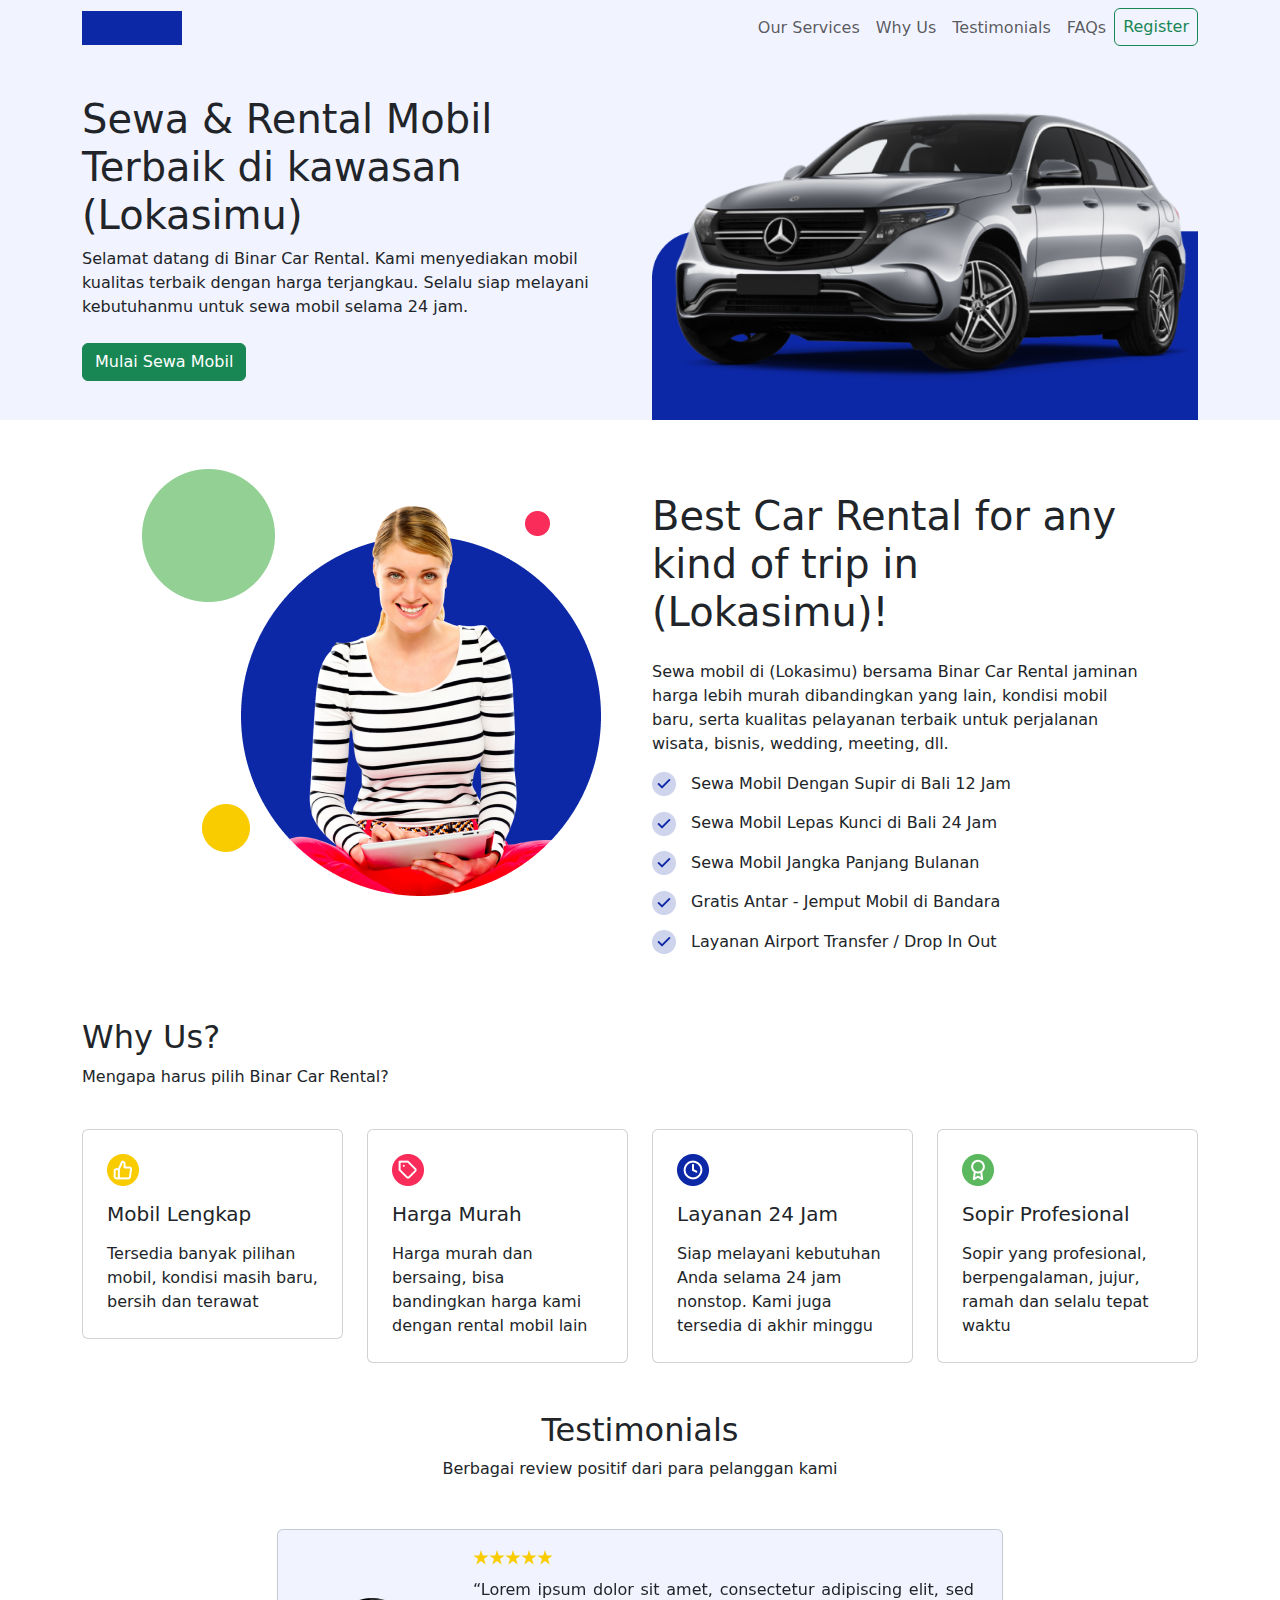
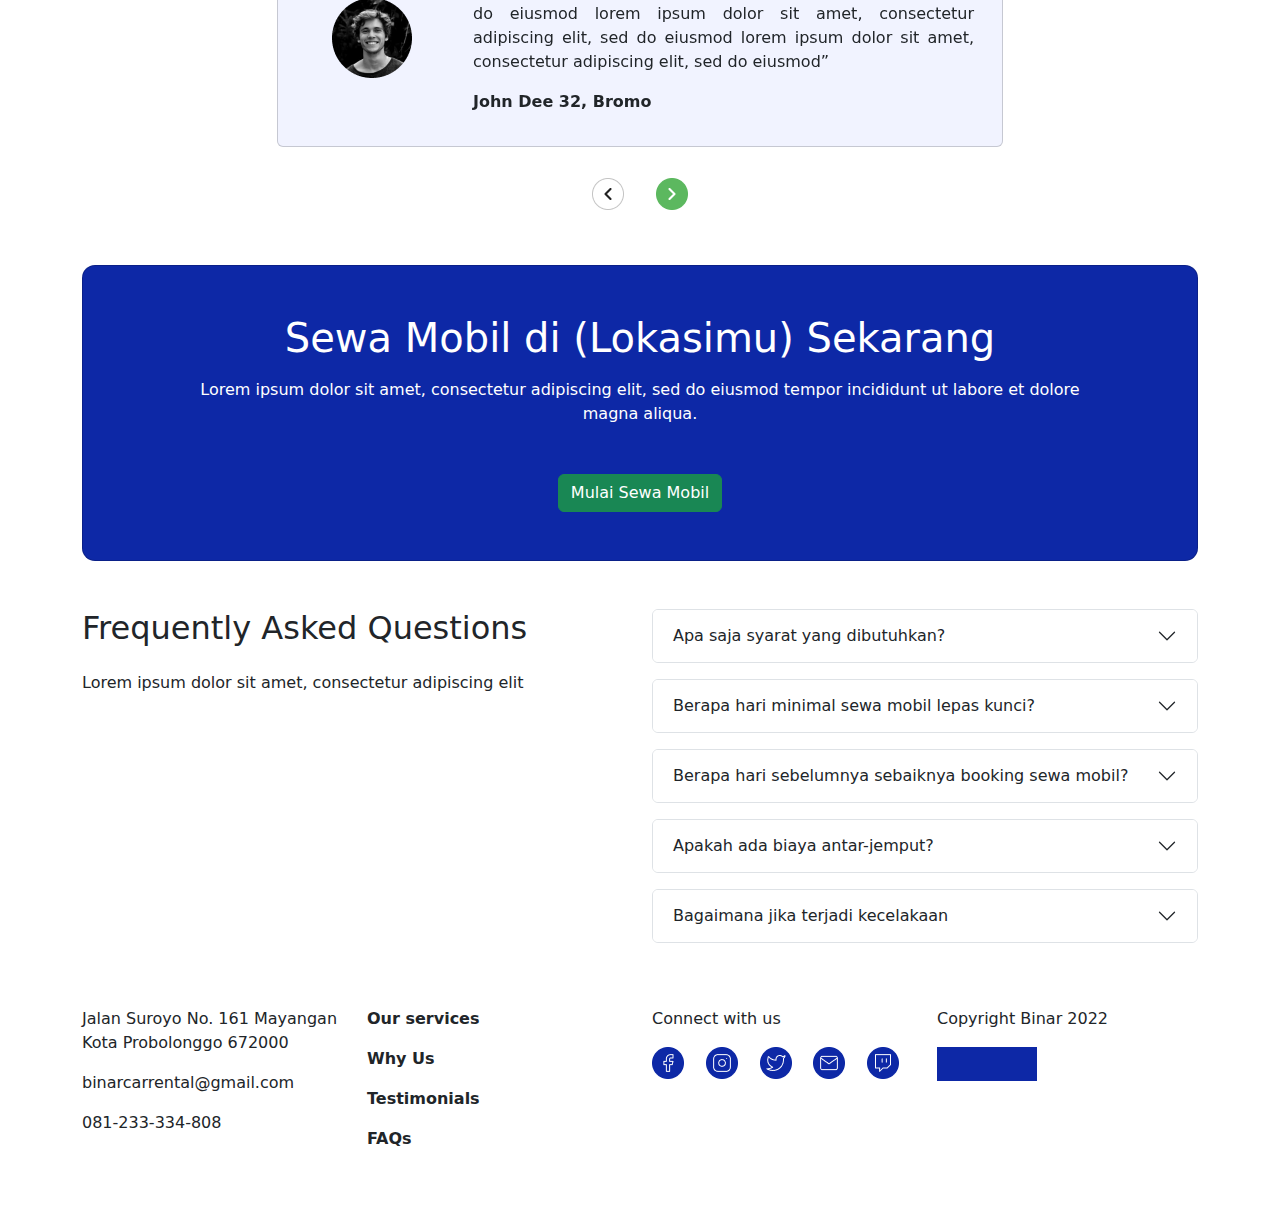
<file: index.html>
<!DOCTYPE html>
<html lang="en">
    <head>
        <meta charset="UTF-8" />
        <meta name="viewport" content="width=device-width, initial-scale=1.0" />
        <title>BCR - Binar Car Rental</title>
        <link href="./css/style.css" rel="stylesheet" />
        <link href="./css/index.css" rel="stylesheet" />
        <link href="./css/cari-mobil.css" rel="stylesheet" />
        <link
            href="https://cdn.jsdelivr.net/npm/bootstrap@5.3.3/dist/css/bootstrap.min.css"
            rel="stylesheet"
            integrity="sha384-QWTKZyjpPEjISv5WaRU9OFeRpok6YctnYmDr5pNlyT2bRjXh0JMhjY6hW+ALEwIH"
            crossorigin="anonymous"
        />
    </head>
    <body>
        <!--Header content-->
        <header>
            <!--Navbar-->
            <nav class="navbar navbar-expand-lg container">
                <div class="container-fluid">
                    <a class="navbar-brand logo" href="#"></a>
                    <button
                        class="navbar-toggler"
                        type="button"
                        data-bs-toggle="offcanvas"
                        data-bs-target="#offcanvasNavbar"
                        aria-controls="offcanvasNavbar"
                        aria-label="Toggle navigation"
                    >
                        <span class="navbar-toggler-icon"></span>
                    </button>
                    <div
                        class="offcanvas offcanvas-end"
                        tabindex="-1"
                        id="offcanvasNavbar"
                        aria-labelledby="offcanvasNavbarLabel"
                    >
                        <div class="offcanvas-header">
                            <h5
                                class="offcanvas-title"
                                id="offcanvasNavbarLabel"
                            >
                                BCR
                            </h5>
                            <button
                                type="button"
                                class="btn-close"
                                data-bs-dismiss="offcanvas"
                                aria-label="Close"
                            ></button>
                        </div>
                        <div class="offcanvas-body">
                            <ul class="navbar-nav ms-auto">
                                <li class="nav-item">
                                    <a class="nav-link" href="#our-services"
                                        >Our Services</a
                                    >
                                </li>
                                <li class="nav-item">
                                    <a class="nav-link" href="#why-us"
                                        >Why Us</a
                                    >
                                </li>
                                <li class="nav-item">
                                    <a class="nav-link" href="#testimonials"
                                        >Testimonials</a
                                    >
                                </li>
                                <li class="nav-item">
                                    <a class="nav-link" href="#faqs">FAQs</a>
                                </li>
                                <li class="nav-item">
                                    <button
                                        type="button"
                                        class="btn btn-outline-success px-2"
                                    >
                                        Register
                                    </button>
                                </li>
                            </ul>
                        </div>
                    </div>
                </div>
            </nav>

            <!--Header main content-->
            <div class="container">
                <div class="row">
                    <div class="col-md-6 my-auto">
                        <h1>
                            Sewa & Rental Mobil Terbaik di kawasan (Lokasimu)
                        </h1>
                        <p class="mb-4">
                            Selamat datang di Binar Car Rental. Kami menyediakan
                            mobil kualitas terbaik dengan harga terjangkau.
                            Selalu siap melayani kebutuhanmu untuk sewa mobil
                            selama 24 jam.
                        </p>
                        <button type="button" class="btn btn-success">
                            <a
                                class="sewa-mobil-anchor"
                                href="./cari-mobil.html"
                                >Mulai Sewa Mobil</a
                            >
                        </button>
                    </div>
                    <div class="col-md-6 mt-5">
                        <img
                            class="img-fluid"
                            src="../images/img_car.png"
                            alt="Car Image"
                        />
                    </div>
                </div>
            </div>
        </header>

        <!--Main content-->
        <main>
            <!--Our services content-->
            <section id="our-services" class="container">
                <div class="row mt-5 mx-5">
                    <div class="col-md-6">
                        <img
                            class="img-fluid"
                            src="../images/img_service.png"
                        />
                    </div>
                    <div class="col-md-6 mt-4">
                        <h1 class="mb-4">
                            Best Car Rental for any kind of trip in (Lokasimu)!
                        </h1>
                        <p>
                            Sewa mobil di (Lokasimu) bersama Binar Car Rental
                            jaminan harga lebih murah dibandingkan yang lain,
                            kondisi mobil baru, serta kualitas pelayanan terbaik
                            untuk perjalanan wisata, bisnis, wedding, meeting,
                            dll.
                        </p>
                        <ul id="list-service-feature">
                            <li>
                                <span>
                                    <img
                                        class="img-fluid"
                                        src="../images/icon_check.png"
                                    />
                                    <p class="service-feature">
                                        Sewa Mobil Dengan Supir di Bali 12 Jam
                                    </p>
                                </span>
                            </li>
                            <li>
                                <span>
                                    <img
                                        class="img-fluid"
                                        src="../images/icon_check.png"
                                    />
                                    <p class="service-feature">
                                        Sewa Mobil Lepas Kunci di Bali 24 Jam
                                    </p>
                                </span>
                            </li>
                            <li>
                                <span>
                                    <img
                                        class="img-fluid"
                                        src="../images/icon_check.png"
                                    />
                                    <p class="service-feature">
                                        Sewa Mobil Jangka Panjang Bulanan
                                    </p>
                                </span>
                            </li>
                            <li>
                                <span>
                                    <img
                                        class="img-fluid"
                                        src="../images/icon_check.png"
                                    />
                                    <p class="service-feature">
                                        Gratis Antar - Jemput Mobil di Bandara
                                    </p>
                                </span>
                            </li>
                            <li>
                                <span>
                                    <img
                                        class="img-fluid"
                                        src="../images/icon_check.png"
                                    />
                                    <p class="service-feature">
                                        Layanan Airport Transfer / Drop In Out
                                    </p>
                                </span>
                            </li>
                        </ul>
                    </div>
                </div>
            </section>

            <div id="cars-container"></div>

            <!--Why us content-->
            <section id="why-us" class="container my-5">
                <h2>Why Us?</h2>
                <p>Mengapa harus pilih Binar Car Rental?</p>
                <!--Why us cards-->
                <div class="row">
                    <div class="col-sm g-4">
                        <div class="card">
                            <div class="card-body p-4">
                                <img
                                    class="img-fluid"
                                    src="../images/icon_complete.png"
                                />
                                <h5 class="card-title my-3">Mobil Lengkap</h5>
                                <p class="card-text">
                                    Tersedia banyak pilihan mobil, kondisi masih
                                    baru, bersih dan terawat
                                </p>
                            </div>
                        </div>
                    </div>
                    <div class="col-sm g-4">
                        <div class="card">
                            <div class="card-body p-4">
                                <img
                                    class="img-fluid"
                                    src="../images/icon_price.png"
                                />
                                <h5 class="card-title my-3">Harga Murah</h5>
                                <p class="card-text">
                                    Harga murah dan bersaing, bisa bandingkan
                                    harga kami dengan rental mobil lain
                                </p>
                            </div>
                        </div>
                    </div>
                    <div class="col-sm g-4">
                        <div class="card">
                            <div class="card-body p-4">
                                <img
                                    class="img-fluid"
                                    src="../images/icon_24hrs.png"
                                />
                                <h5 class="card-title my-3">Layanan 24 Jam</h5>
                                <p class="card-text">
                                    Siap melayani kebutuhan Anda selama 24 jam
                                    nonstop. Kami juga tersedia di akhir minggu
                                </p>
                            </div>
                        </div>
                    </div>
                    <div class="col-sm g-4">
                        <div class="card">
                            <div class="card-body p-4">
                                <img
                                    class="img-fluid"
                                    src="../images/icon_professional.png"
                                />
                                <h5 class="card-title my-3">
                                    Sopir Profesional
                                </h5>
                                <p class="card-text">
                                    Sopir yang profesional, berpengalaman,
                                    jujur, ramah dan selalu tepat waktu
                                </p>
                            </div>
                        </div>
                    </div>
                </div>
            </section>

            <!--Testimonials-->
            <section id="testimonials" class="my-5">
                <div class="mb-5 text-center">
                    <h2>Testimonials</h2>
                    <p>Berbagai review positif dari para pelanggan kami</p>
                </div>
                <!--Carousel-->
                <div
                    id="carouselExampleAutoplaying"
                    class="carousel slide container"
                    data-bs-ride="carousel"
                    style="max-width: 750px"
                >
                    <div class="carousel-inner">
                        <!--Testimonial 1-->
                        <div class="carousel-item active">
                            <div class="card" style="background-color: #f1f3ff">
                                <div class="card-body">
                                    <div class="row">
                                        <div
                                            class="col-md-3 my-auto text-center"
                                        >
                                            <img
                                                src="../images/img_testi1.png"
                                                alt="Testi 1"
                                            />
                                        </div>
                                        <div class="col-md pe-4">
                                            <img
                                                src="../images/rating.png"
                                                alt="Star Rating"
                                            />
                                            <p
                                                class="mt-2"
                                                style="text-align: justify"
                                            >
                                                “Lorem ipsum dolor sit amet,
                                                consectetur adipiscing elit, sed
                                                do eiusmod lorem ipsum dolor sit
                                                amet, consectetur adipiscing
                                                elit, sed do eiusmod lorem ipsum
                                                dolor sit amet, consectetur
                                                adipiscing elit, sed do eiusmod”
                                            </p>
                                            <p style="font-weight: bold">
                                                John Dee 32, Bromo
                                            </p>
                                        </div>
                                    </div>
                                </div>
                            </div>
                        </div>
                        <!--Testimonial 2-->
                        <div class="carousel-item">
                            <div class="card" style="background-color: #f1f3ff">
                                <div class="card-body">
                                    <div class="row">
                                        <div
                                            class="col-md-3 my-auto text-center"
                                        >
                                            <img
                                                src="../images/img_testi2.png"
                                                alt="Testi 2"
                                            />
                                        </div>
                                        <div class="col-md pe-4">
                                            <img
                                                src="../images/rating.png"
                                                alt="Star Rating"
                                            />
                                            <p
                                                class="mt-2"
                                                style="text-align: justify"
                                            >
                                                “Lorem ipsum dolor sit amet,
                                                consectetur adipiscing elit, sed
                                                do eiusmod lorem ipsum dolor sit
                                                amet, consectetur adipiscing
                                                elit, sed do eiusmod lorem ipsum
                                                dolor sit amet, consectetur
                                                adipiscing elit, sed do eiusmod”
                                            </p>
                                            <p style="font-weight: bold">
                                                John Dee 32, Bromo
                                            </p>
                                        </div>
                                    </div>
                                </div>
                            </div>
                        </div>
                        <!--Testimonial 3-->
                        <div class="carousel-item">
                            <div class="card" style="background-color: #f1f3ff">
                                <div class="card-body">
                                    <div class="row">
                                        <div
                                            class="col-md-3 my-auto text-center"
                                        >
                                            <img
                                                src="../images/img_testi1.png"
                                                alt="Testi 3"
                                            />
                                        </div>
                                        <div class="col-md pe-4">
                                            <img
                                                src="../images/rating.png"
                                                alt="Star Rating"
                                            />
                                            <p
                                                class="mt-2"
                                                style="text-align: justify"
                                            >
                                                “Lorem ipsum dolor sit amet,
                                                consectetur adipiscing elit, sed
                                                do eiusmod lorem ipsum dolor sit
                                                amet, consectetur adipiscing
                                                elit, sed do eiusmod lorem ipsum
                                                dolor sit amet, consectetur
                                                adipiscing elit, sed do eiusmod”
                                            </p>
                                            <p style="font-weight: bold">
                                                John Dee 32, Bromo
                                            </p>
                                        </div>
                                    </div>
                                </div>
                            </div>
                        </div>
                    </div>
                </div>
                <!--Carousel buttons-->
                <div class="mt-4 mb-5 text-center">
                    <button
                        class="btn"
                        type="button"
                        data-bs-target="#carouselExampleAutoplaying"
                        data-bs-slide="prev"
                    >
                        <img
                            src="../images/prev_btn.png"
                            alt="Previous Button"
                        />
                    </button>
                    <button
                        class="btn"
                        type="button"
                        data-bs-target="#carouselExampleAutoplaying"
                        data-bs-slide="next"
                    >
                        <img src="../images/next_btn.png" alt="Next Button" />
                    </button>
                </div>
            </section>

            <!--Sewa mobil-->
            <section class="container my-5">
                <div
                    class="card"
                    style="background-color: #0d28a6; border-radius: 13px"
                >
                    <div class="card-body p-5" style="text-align: center">
                        <h1 style="color: #ffffff">
                            Sewa Mobil di (Lokasimu) Sekarang
                        </h1>
                        <p class="mt-3 mb-5 mx-5" style="color: #ffffff">
                            Lorem ipsum dolor sit amet, consectetur adipiscing
                            elit, sed do eiusmod tempor incididunt ut labore et
                            dolore magna aliqua.
                        </p>
                        <button type="button" class="btn btn-success">
                            <a
                                class="sewa-mobil-anchor"
                                href="./cari-mobil.html"
                                >Mulai Sewa Mobil</a
                            >
                        </button>
                    </div>
                </div>
            </section>

            <!--FAQs-->
            <section id="faqs" class="container my-5">
                <div class="row">
                    <div class="col-md">
                        <h2 class="mb-4">Frequently Asked Questions</h2>
                        <p>
                            Lorem ipsum dolor sit amet, consectetur adipiscing
                            elit
                        </p>
                    </div>
                    <div class="col-md">
                        <!--Accordion-->

                        <!--1st question-->
                        <div class="accordion" id="accordionOne">
                            <div class="accordion-item mb-3">
                                <h2 class="accordion-header" id="headingOne">
                                    <button
                                        class="accordion-button collapsed"
                                        type="button"
                                        data-bs-toggle="collapse"
                                        data-bs-target="#collapseOne"
                                        aria-expanded="false"
                                        aria-controls="collapseOne"
                                    >
                                        Apa saja syarat yang dibutuhkan?
                                    </button>
                                </h2>
                                <div
                                    id="collapseOne"
                                    class="accordion-collapse collapse"
                                    aria-labelledby="headingOne"
                                    data-bs-parent="#accordionOne"
                                >
                                    <div class="accordion-body">
                                        <p>
                                            Lorem ipsum, dolor sit amet
                                            consectetur adipisicing elit. Quae
                                            quisquam ad corrupti veniam ut vel
                                            ratione nihil quibusdam a possimus.
                                            Provident totam excepturi earum id
                                            alias consequatur eligendi quidem
                                            qui.
                                        </p>
                                    </div>
                                </div>
                            </div>
                        </div>
                        <!--2nd question-->
                        <div class="accordion" id="accordionTwo">
                            <div class="accordion-item mb-3">
                                <h2 class="accordion-header" id="headingTwo">
                                    <button
                                        class="accordion-button collapsed"
                                        type="button"
                                        data-bs-toggle="collapse"
                                        data-bs-target="#collapseTwo"
                                        aria-expanded="false"
                                        aria-controls="collapseTwo"
                                    >
                                        Berapa hari minimal sewa mobil lepas
                                        kunci?
                                    </button>
                                </h2>
                                <div
                                    id="collapseTwo"
                                    class="accordion-collapse collapse"
                                    aria-labelledby="headingTwo"
                                    data-bs-parent="#accordionTwo"
                                >
                                    <div class="accordion-body">
                                        <p>
                                            Lorem ipsum, dolor sit amet
                                            consectetur adipisicing elit. Quae
                                            quisquam ad corrupti veniam ut vel
                                            ratione nihil quibusdam a possimus.
                                            Provident totam excepturi earum id
                                            alias consequatur eligendi quidem
                                            qui.
                                        </p>
                                    </div>
                                </div>
                            </div>
                        </div>
                        <!--3rd question-->
                        <div class="accordion" id="accordionThree">
                            <div class="accordion-item mb-3">
                                <h2 class="accordion-header" id="headingThree">
                                    <button
                                        class="accordion-button collapsed"
                                        type="button"
                                        data-bs-toggle="collapse"
                                        data-bs-target="#collapseThree"
                                        aria-expanded="false"
                                        aria-controls="collapseThree"
                                    >
                                        Berapa hari sebelumnya sebaiknya booking
                                        sewa mobil?
                                    </button>
                                </h2>
                                <div
                                    id="collapseThree"
                                    class="accordion-collapse collapse"
                                    aria-labelledby="headingThree"
                                    data-bs-parent="#accordionThree"
                                >
                                    <div class="accordion-body">
                                        <p>
                                            Lorem ipsum, dolor sit amet
                                            consectetur adipisicing elit. Quae
                                            quisquam ad corrupti veniam ut vel
                                            ratione nihil quibusdam a possimus.
                                            Provident totam excepturi earum id
                                            alias consequatur eligendi quidem
                                            qui.
                                        </p>
                                    </div>
                                </div>
                            </div>
                        </div>
                        <!--4th question-->
                        <div class="accordion" id="accordionFour">
                            <div class="accordion-item mb-3">
                                <h2 class="accordion-header" id="headingFour">
                                    <button
                                        class="accordion-button collapsed"
                                        type="button"
                                        data-bs-toggle="collapse"
                                        data-bs-target="#collapseFour"
                                        aria-expanded="false"
                                        aria-controls="collapseFour"
                                    >
                                        Apakah ada biaya antar-jemput?
                                    </button>
                                </h2>
                                <div
                                    id="collapseFour"
                                    class="accordion-collapse collapse"
                                    aria-labelledby="headingFour"
                                    data-bs-parent="#accordionFour"
                                >
                                    <div class="accordion-body">
                                        <p>
                                            Lorem ipsum, dolor sit amet
                                            consectetur adipisicing elit. Quae
                                            quisquam ad corrupti veniam ut vel
                                            ratione nihil quibusdam a possimus.
                                            Provident totam excepturi earum id
                                            alias consequatur eligendi quidem
                                            qui.
                                        </p>
                                    </div>
                                </div>
                            </div>
                        </div>
                        <!--5th question-->
                        <div class="accordion" id="accordionFive">
                            <div class="accordion-item mb-3">
                                <h2 class="accordion-header" id="headingFive">
                                    <button
                                        class="accordion-button collapsed"
                                        type="button"
                                        data-bs-toggle="collapse"
                                        data-bs-target="#collapseFive"
                                        aria-expanded="false"
                                        aria-controls="collapseFive"
                                    >
                                        Bagaimana jika terjadi kecelakaan
                                    </button>
                                </h2>
                                <div
                                    id="collapseFive"
                                    class="accordion-collapse collapse"
                                    aria-labelledby="headingFive"
                                    data-bs-parent="#accordionFive"
                                >
                                    <div class="accordion-body">
                                        <p>
                                            Lorem ipsum, dolor sit amet
                                            consectetur adipisicing elit. Quae
                                            quisquam ad corrupti veniam ut vel
                                            ratione nihil quibusdam a possimus.
                                            Provident totam excepturi earum id
                                            alias consequatur eligendi quidem
                                            qui.
                                        </p>
                                    </div>
                                </div>
                            </div>
                        </div>
                    </div>
                </div>
            </section>
        </main>

        <!--Footer content-->
        <footer class="container my-5">
            <div class="row g-4">
                <!--Address-->
                <div class="col-md">
                    <p>Jalan Suroyo No. 161 Mayangan Kota Probolonggo 672000</p>
                    <p>binarcarrental@gmail.com</p>
                    <p>081-233-334-808</p>
                </div>
                <!--Navigation-->
                <div class="col-md">
                    <p class="footer-navigation">
                        <a class="nav-link" href="#our-services"
                            >Our services</a
                        >
                    </p>
                    <p class="footer-navigation">
                        <a class="nav-link" href="#why-us">Why Us</a>
                    </p>
                    <p class="footer-navigation">
                        <a class="nav-link" href="#testimonials"
                            >Testimonials</a
                        >
                    </p>
                    <p class="footer-navigation">
                        <a class="nav-link" href="#faqs">FAQs</a>
                    </p>
                </div>
                <!--Socmed-->
                <div class="col-md">
                    <p>Connect with us</p>
                    <div class="row gx-2">
                        <div class="col">
                            <a href="##">
                                <img
                                    class="img-fluid"
                                    src="../images/icon_facebook.png"
                                />
                            </a>
                        </div>
                        <div class="col">
                            <a href="##">
                                <img
                                    class="img-fluid"
                                    src="../images/icon_instagram.png"
                                />
                            </a>
                        </div>
                        <div class="col">
                            <a href="##">
                                <img
                                    class="img-fluid"
                                    src="../images/icon_twitter.png"
                                />
                            </a>
                        </div>
                        <div class="col">
                            <a href="##">
                                <img
                                    class="img-fluid"
                                    src="../images/icon_mail.png"
                                />
                            </a>
                        </div>
                        <div class="col">
                            <a href="##">
                                <img
                                    class="img-fluid"
                                    src="../images/icon_twitch.png"
                                />
                            </a>
                        </div>
                    </div>
                </div>
                <!--Copyright-->
                <div class="col-md">
                    <p>Copyright Binar 2022</p>
                    <a class="logo" href="#" style="display: block"></a>
                </div>
            </div>
        </footer>
        <script
            src="https://cdn.jsdelivr.net/npm/bootstrap@5.3.3/dist/js/bootstrap.bundle.min.js"
            integrity="sha384-YvpcrYf0tY3lHB60NNkmXc5s9fDVZLESaAA55NDzOxhy9GkcIdslK1eN7N6jIeHz"
            crossorigin="anonymous"
        ></script>
    </body>
</html>
</file>
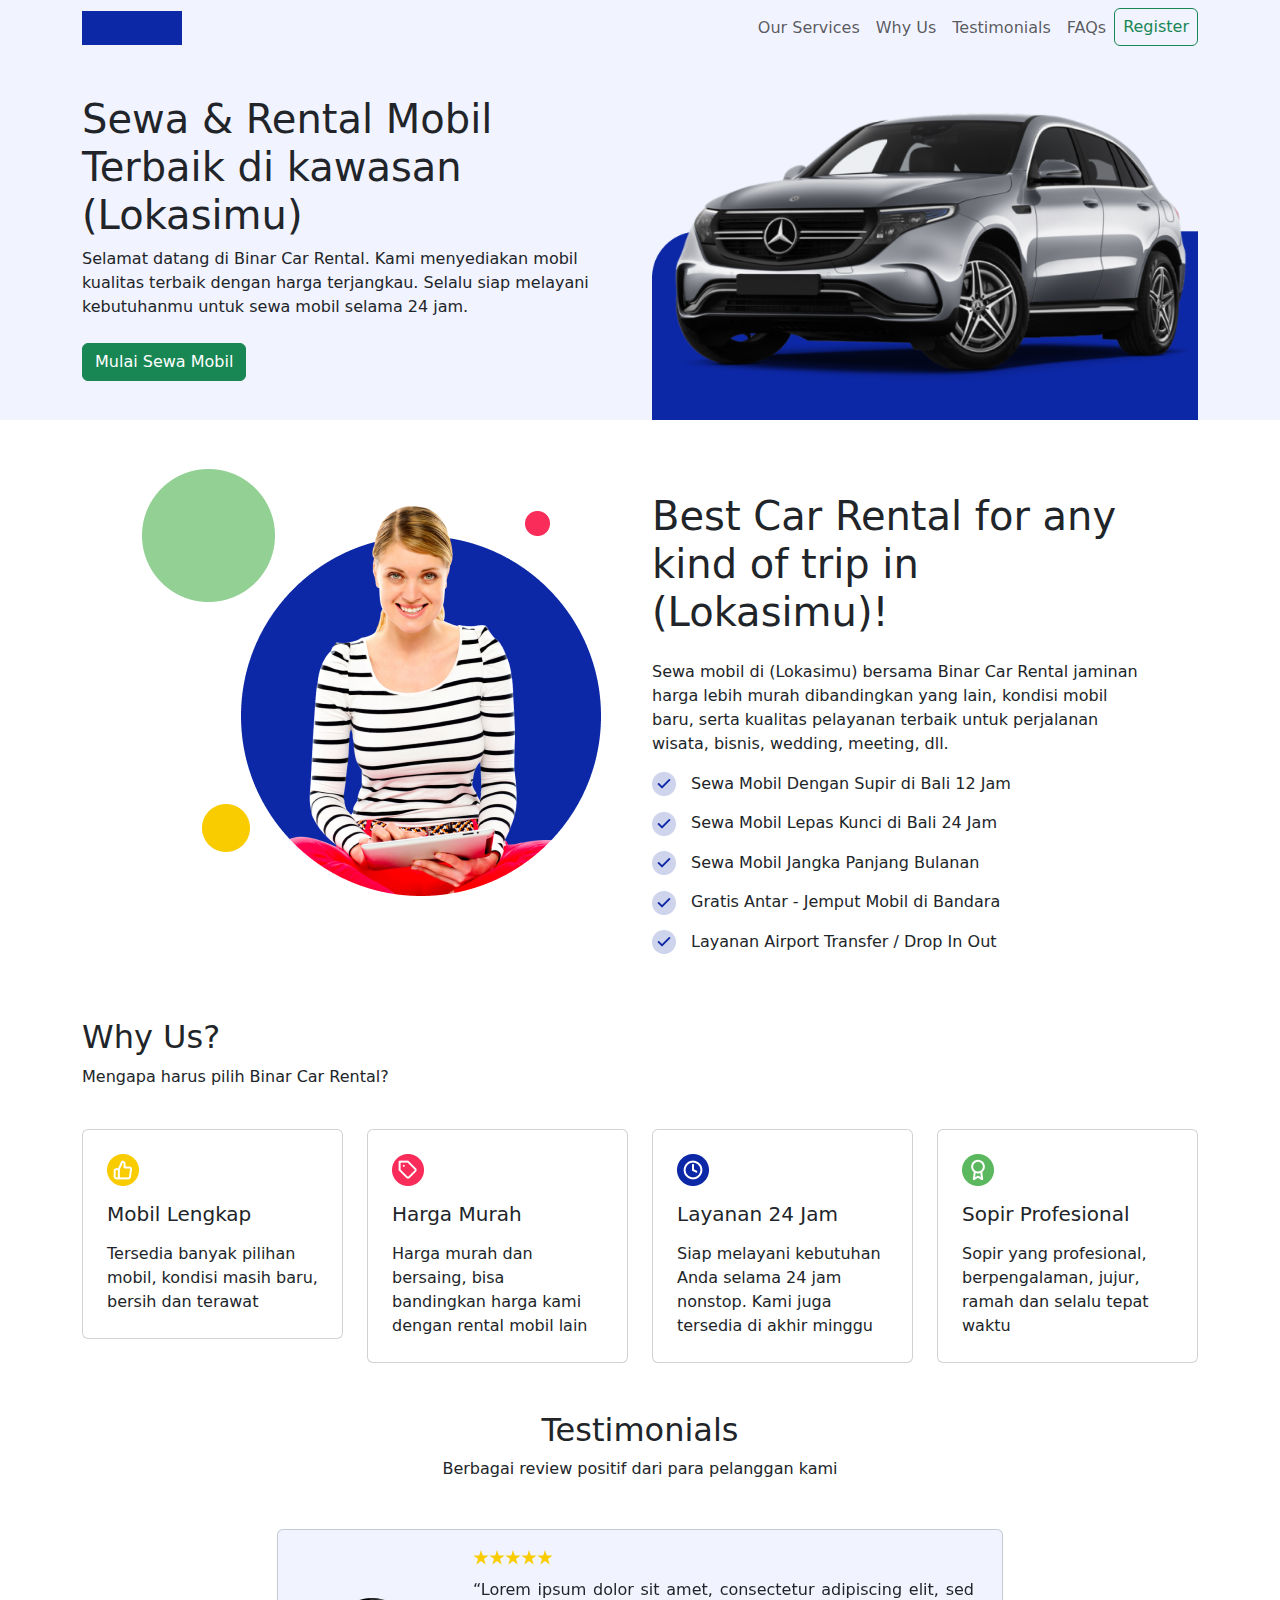
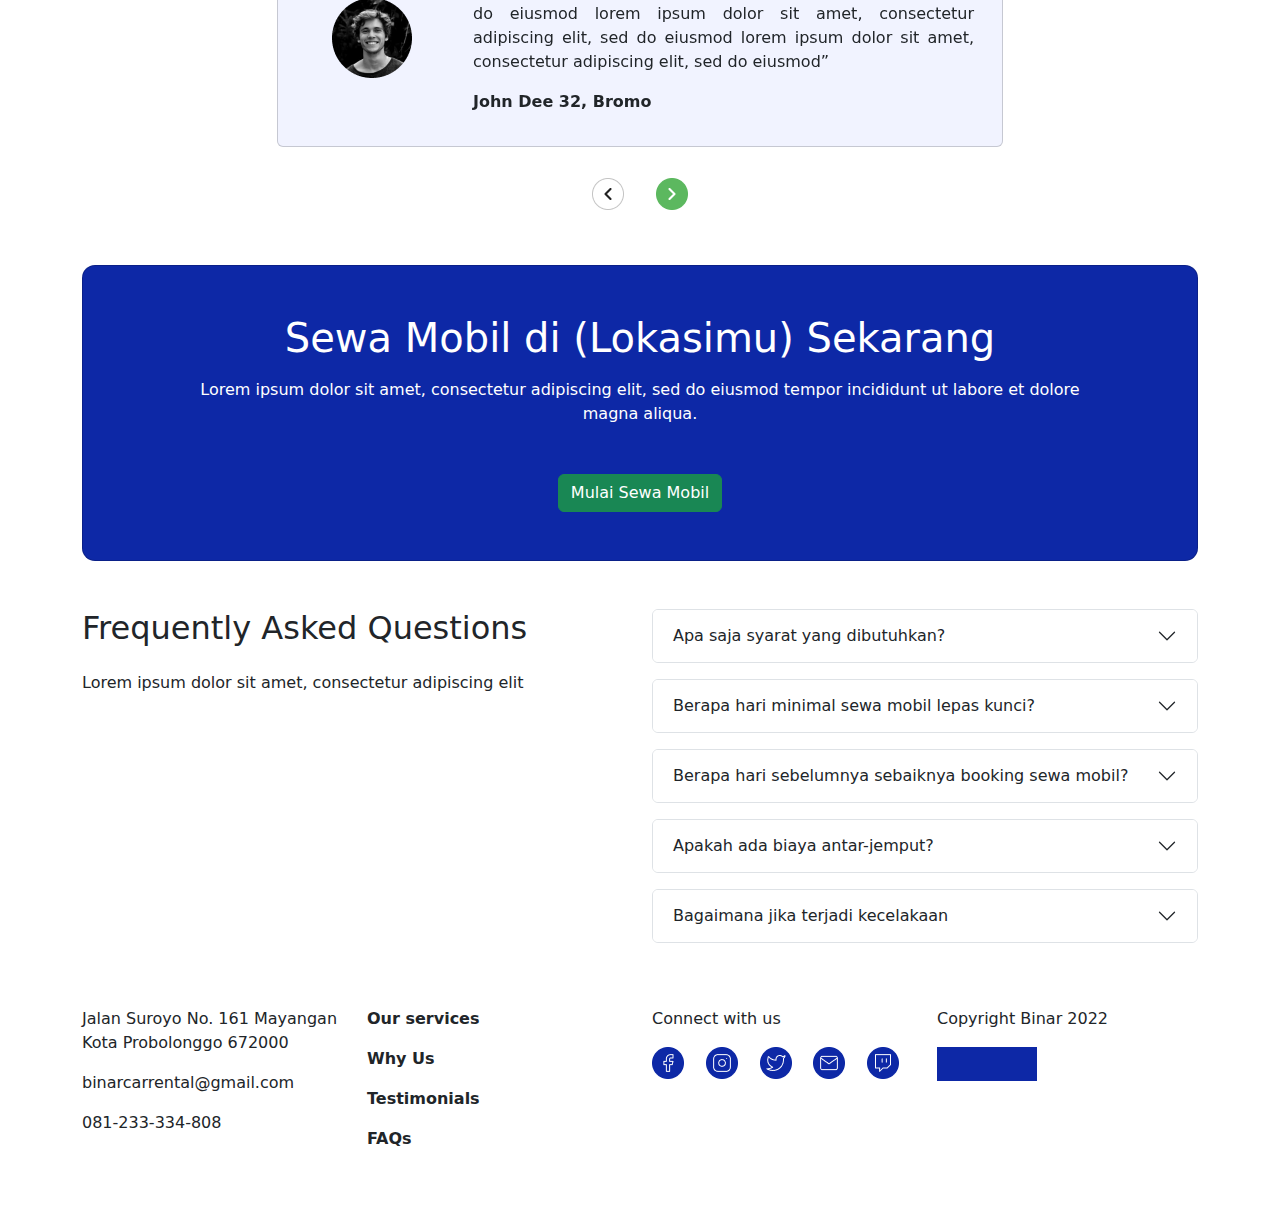
<file: templates/index.html>
<!DOCTYPE html>
<html lang="en">
    <head>
        <meta charset="UTF-8" />
        <meta name="viewport" content="width=device-width, initial-scale=1.0" />
        <title>BCR - Binar Car Rental</title>
        <link href="../css/style.css" rel="stylesheet" />
        <link href="../css/index.css" rel="stylesheet" />
        <link href="../css/cari-mobil.css" rel="stylesheet" />
        <link
            href="https://cdn.jsdelivr.net/npm/bootstrap@5.3.3/dist/css/bootstrap.min.css"
            rel="stylesheet"
            integrity="sha384-QWTKZyjpPEjISv5WaRU9OFeRpok6YctnYmDr5pNlyT2bRjXh0JMhjY6hW+ALEwIH"
            crossorigin="anonymous"
        />
    </head>
    <body>
        <!--Header content-->
        <header>
            <!--Navbar-->
            <nav class="navbar navbar-expand-lg container">
                <div class="container-fluid">
                    <a class="navbar-brand logo" href="#"></a>
                    <button
                        class="navbar-toggler"
                        type="button"
                        data-bs-toggle="offcanvas"
                        data-bs-target="#offcanvasNavbar"
                        aria-controls="offcanvasNavbar"
                        aria-label="Toggle navigation"
                    >
                        <span class="navbar-toggler-icon"></span>
                    </button>
                    <div
                        class="offcanvas offcanvas-end"
                        tabindex="-1"
                        id="offcanvasNavbar"
                        aria-labelledby="offcanvasNavbarLabel"
                    >
                        <div class="offcanvas-header">
                            <h5
                                class="offcanvas-title"
                                id="offcanvasNavbarLabel"
                            >
                                BCR
                            </h5>
                            <button
                                type="button"
                                class="btn-close"
                                data-bs-dismiss="offcanvas"
                                aria-label="Close"
                            ></button>
                        </div>
                        <div class="offcanvas-body">
                            <ul class="navbar-nav ms-auto">
                                <li class="nav-item">
                                    <a class="nav-link" href="#our-services"
                                        >Our Services</a
                                    >
                                </li>
                                <li class="nav-item">
                                    <a class="nav-link" href="#why-us"
                                        >Why Us</a
                                    >
                                </li>
                                <li class="nav-item">
                                    <a class="nav-link" href="#testimonials"
                                        >Testimonials</a
                                    >
                                </li>
                                <li class="nav-item">
                                    <a class="nav-link" href="#faqs">FAQs</a>
                                </li>
                                <li class="nav-item">
                                    <button
                                        type="button"
                                        class="btn btn-outline-success px-2"
                                    >
                                        Register
                                    </button>
                                </li>
                            </ul>
                        </div>
                    </div>
                </div>
            </nav>

            <!--Header main content-->
            <div class="container">
                <div class="row">
                    <div class="col-md-6 my-auto">
                        <h1>
                            Sewa & Rental Mobil Terbaik di kawasan (Lokasimu)
                        </h1>
                        <p class="mb-4">
                            Selamat datang di Binar Car Rental. Kami menyediakan
                            mobil kualitas terbaik dengan harga terjangkau.
                            Selalu siap melayani kebutuhanmu untuk sewa mobil
                            selama 24 jam.
                        </p>
                        <button type="button" class="btn btn-success">
                            <a
                                class="sewa-mobil-anchor"
                                href="./cari-mobil.html"
                                >Mulai Sewa Mobil</a
                            >
                        </button>
                    </div>
                    <div class="col-md-6 mt-5">
                        <img
                            class="img-fluid"
                            src="../images/img_car.png"
                            alt="Car Image"
                        />
                    </div>
                </div>
            </div>
        </header>

        <!--Main content-->
        <main>
            <!--Our services content-->
            <section id="our-services" class="container">
                <div class="row mt-5 mx-5">
                    <div class="col-md-6">
                        <img
                            class="img-fluid"
                            src="../images/img_service.png"
                        />
                    </div>
                    <div class="col-md-6 mt-4">
                        <h1 class="mb-4">
                            Best Car Rental for any kind of trip in (Lokasimu)!
                        </h1>
                        <p>
                            Sewa mobil di (Lokasimu) bersama Binar Car Rental
                            jaminan harga lebih murah dibandingkan yang lain,
                            kondisi mobil baru, serta kualitas pelayanan terbaik
                            untuk perjalanan wisata, bisnis, wedding, meeting,
                            dll.
                        </p>
                        <ul id="list-service-feature">
                            <li>
                                <span>
                                    <img
                                        class="img-fluid"
                                        src="../images/icon_check.png"
                                    />
                                    <p class="service-feature">
                                        Sewa Mobil Dengan Supir di Bali 12 Jam
                                    </p>
                                </span>
                            </li>
                            <li>
                                <span>
                                    <img
                                        class="img-fluid"
                                        src="../images/icon_check.png"
                                    />
                                    <p class="service-feature">
                                        Sewa Mobil Lepas Kunci di Bali 24 Jam
                                    </p>
                                </span>
                            </li>
                            <li>
                                <span>
                                    <img
                                        class="img-fluid"
                                        src="../images/icon_check.png"
                                    />
                                    <p class="service-feature">
                                        Sewa Mobil Jangka Panjang Bulanan
                                    </p>
                                </span>
                            </li>
                            <li>
                                <span>
                                    <img
                                        class="img-fluid"
                                        src="../images/icon_check.png"
                                    />
                                    <p class="service-feature">
                                        Gratis Antar - Jemput Mobil di Bandara
                                    </p>
                                </span>
                            </li>
                            <li>
                                <span>
                                    <img
                                        class="img-fluid"
                                        src="../images/icon_check.png"
                                    />
                                    <p class="service-feature">
                                        Layanan Airport Transfer / Drop In Out
                                    </p>
                                </span>
                            </li>
                        </ul>
                    </div>
                </div>
            </section>

            <div id="cars-container"></div>

            <!--Why us content-->
            <section id="why-us" class="container my-5">
                <h2>Why Us?</h2>
                <p>Mengapa harus pilih Binar Car Rental?</p>
                <!--Why us cards-->
                <div class="row">
                    <div class="col-sm g-4">
                        <div class="card">
                            <div class="card-body p-4">
                                <img
                                    class="img-fluid"
                                    src="../images/icon_complete.png"
                                />
                                <h5 class="card-title my-3">Mobil Lengkap</h5>
                                <p class="card-text">
                                    Tersedia banyak pilihan mobil, kondisi masih
                                    baru, bersih dan terawat
                                </p>
                            </div>
                        </div>
                    </div>
                    <div class="col-sm g-4">
                        <div class="card">
                            <div class="card-body p-4">
                                <img
                                    class="img-fluid"
                                    src="../images/icon_price.png"
                                />
                                <h5 class="card-title my-3">Harga Murah</h5>
                                <p class="card-text">
                                    Harga murah dan bersaing, bisa bandingkan
                                    harga kami dengan rental mobil lain
                                </p>
                            </div>
                        </div>
                    </div>
                    <div class="col-sm g-4">
                        <div class="card">
                            <div class="card-body p-4">
                                <img
                                    class="img-fluid"
                                    src="../images/icon_24hrs.png"
                                />
                                <h5 class="card-title my-3">Layanan 24 Jam</h5>
                                <p class="card-text">
                                    Siap melayani kebutuhan Anda selama 24 jam
                                    nonstop. Kami juga tersedia di akhir minggu
                                </p>
                            </div>
                        </div>
                    </div>
                    <div class="col-sm g-4">
                        <div class="card">
                            <div class="card-body p-4">
                                <img
                                    class="img-fluid"
                                    src="../images/icon_professional.png"
                                />
                                <h5 class="card-title my-3">
                                    Sopir Profesional
                                </h5>
                                <p class="card-text">
                                    Sopir yang profesional, berpengalaman,
                                    jujur, ramah dan selalu tepat waktu
                                </p>
                            </div>
                        </div>
                    </div>
                </div>
            </section>

            <!--Testimonials-->
            <section id="testimonials" class="my-5">
                <div class="mb-5 text-center">
                    <h2>Testimonials</h2>
                    <p>Berbagai review positif dari para pelanggan kami</p>
                </div>
                <!--Carousel-->
                <div
                    id="carouselExampleAutoplaying"
                    class="carousel slide container"
                    data-bs-ride="carousel"
                    style="max-width: 750px"
                >
                    <div class="carousel-inner">
                        <!--Testimonial 1-->
                        <div class="carousel-item active">
                            <div class="card" style="background-color: #f1f3ff">
                                <div class="card-body">
                                    <div class="row">
                                        <div
                                            class="col-md-3 my-auto text-center"
                                        >
                                            <img
                                                src="../images/img_testi1.png"
                                                alt="Testi 1"
                                            />
                                        </div>
                                        <div class="col-md pe-4">
                                            <img
                                                src="../images/rating.png"
                                                alt="Star Rating"
                                            />
                                            <p
                                                class="mt-2"
                                                style="text-align: justify"
                                            >
                                                “Lorem ipsum dolor sit amet,
                                                consectetur adipiscing elit, sed
                                                do eiusmod lorem ipsum dolor sit
                                                amet, consectetur adipiscing
                                                elit, sed do eiusmod lorem ipsum
                                                dolor sit amet, consectetur
                                                adipiscing elit, sed do eiusmod”
                                            </p>
                                            <p style="font-weight: bold">
                                                John Dee 32, Bromo
                                            </p>
                                        </div>
                                    </div>
                                </div>
                            </div>
                        </div>
                        <!--Testimonial 2-->
                        <div class="carousel-item">
                            <div class="card" style="background-color: #f1f3ff">
                                <div class="card-body">
                                    <div class="row">
                                        <div
                                            class="col-md-3 my-auto text-center"
                                        >
                                            <img
                                                src="../images/img_testi2.png"
                                                alt="Testi 2"
                                            />
                                        </div>
                                        <div class="col-md pe-4">
                                            <img
                                                src="../images/rating.png"
                                                alt="Star Rating"
                                            />
                                            <p
                                                class="mt-2"
                                                style="text-align: justify"
                                            >
                                                “Lorem ipsum dolor sit amet,
                                                consectetur adipiscing elit, sed
                                                do eiusmod lorem ipsum dolor sit
                                                amet, consectetur adipiscing
                                                elit, sed do eiusmod lorem ipsum
                                                dolor sit amet, consectetur
                                                adipiscing elit, sed do eiusmod”
                                            </p>
                                            <p style="font-weight: bold">
                                                John Dee 32, Bromo
                                            </p>
                                        </div>
                                    </div>
                                </div>
                            </div>
                        </div>
                        <!--Testimonial 3-->
                        <div class="carousel-item">
                            <div class="card" style="background-color: #f1f3ff">
                                <div class="card-body">
                                    <div class="row">
                                        <div
                                            class="col-md-3 my-auto text-center"
                                        >
                                            <img
                                                src="../images/img_testi1.png"
                                                alt="Testi 3"
                                            />
                                        </div>
                                        <div class="col-md pe-4">
                                            <img
                                                src="../images/rating.png"
                                                alt="Star Rating"
                                            />
                                            <p
                                                class="mt-2"
                                                style="text-align: justify"
                                            >
                                                “Lorem ipsum dolor sit amet,
                                                consectetur adipiscing elit, sed
                                                do eiusmod lorem ipsum dolor sit
                                                amet, consectetur adipiscing
                                                elit, sed do eiusmod lorem ipsum
                                                dolor sit amet, consectetur
                                                adipiscing elit, sed do eiusmod”
                                            </p>
                                            <p style="font-weight: bold">
                                                John Dee 32, Bromo
                                            </p>
                                        </div>
                                    </div>
                                </div>
                            </div>
                        </div>
                    </div>
                </div>
                <!--Carousel buttons-->
                <div class="mt-4 mb-5 text-center">
                    <button
                        class="btn"
                        type="button"
                        data-bs-target="#carouselExampleAutoplaying"
                        data-bs-slide="prev"
                    >
                        <img
                            src="../images/prev_btn.png"
                            alt="Previous Button"
                        />
                    </button>
                    <button
                        class="btn"
                        type="button"
                        data-bs-target="#carouselExampleAutoplaying"
                        data-bs-slide="next"
                    >
                        <img src="../images/next_btn.png" alt="Next Button" />
                    </button>
                </div>
            </section>

            <!--Sewa mobil-->
            <section class="container my-5">
                <div
                    class="card"
                    style="background-color: #0d28a6; border-radius: 13px"
                >
                    <div class="card-body p-5" style="text-align: center">
                        <h1 style="color: #ffffff">
                            Sewa Mobil di (Lokasimu) Sekarang
                        </h1>
                        <p class="mt-3 mb-5 mx-5" style="color: #ffffff">
                            Lorem ipsum dolor sit amet, consectetur adipiscing
                            elit, sed do eiusmod tempor incididunt ut labore et
                            dolore magna aliqua.
                        </p>
                        <button type="button" class="btn btn-success">
                            <a
                                class="sewa-mobil-anchor"
                                href="./cari-mobil.html"
                                >Mulai Sewa Mobil</a
                            >
                        </button>
                    </div>
                </div>
            </section>

            <!--FAQs-->
            <section id="faqs" class="container my-5">
                <div class="row">
                    <div class="col-md">
                        <h2 class="mb-4">Frequently Asked Questions</h2>
                        <p>
                            Lorem ipsum dolor sit amet, consectetur adipiscing
                            elit
                        </p>
                    </div>
                    <div class="col-md">
                        <!--Accordion-->

                        <!--1st question-->
                        <div class="accordion" id="accordionOne">
                            <div class="accordion-item mb-3">
                                <h2 class="accordion-header" id="headingOne">
                                    <button
                                        class="accordion-button collapsed"
                                        type="button"
                                        data-bs-toggle="collapse"
                                        data-bs-target="#collapseOne"
                                        aria-expanded="false"
                                        aria-controls="collapseOne"
                                    >
                                        Apa saja syarat yang dibutuhkan?
                                    </button>
                                </h2>
                                <div
                                    id="collapseOne"
                                    class="accordion-collapse collapse"
                                    aria-labelledby="headingOne"
                                    data-bs-parent="#accordionOne"
                                >
                                    <div class="accordion-body">
                                        <p>
                                            Lorem ipsum, dolor sit amet
                                            consectetur adipisicing elit. Quae
                                            quisquam ad corrupti veniam ut vel
                                            ratione nihil quibusdam a possimus.
                                            Provident totam excepturi earum id
                                            alias consequatur eligendi quidem
                                            qui.
                                        </p>
                                    </div>
                                </div>
                            </div>
                        </div>
                        <!--2nd question-->
                        <div class="accordion" id="accordionTwo">
                            <div class="accordion-item mb-3">
                                <h2 class="accordion-header" id="headingTwo">
                                    <button
                                        class="accordion-button collapsed"
                                        type="button"
                                        data-bs-toggle="collapse"
                                        data-bs-target="#collapseTwo"
                                        aria-expanded="false"
                                        aria-controls="collapseTwo"
                                    >
                                        Berapa hari minimal sewa mobil lepas
                                        kunci?
                                    </button>
                                </h2>
                                <div
                                    id="collapseTwo"
                                    class="accordion-collapse collapse"
                                    aria-labelledby="headingTwo"
                                    data-bs-parent="#accordionTwo"
                                >
                                    <div class="accordion-body">
                                        <p>
                                            Lorem ipsum, dolor sit amet
                                            consectetur adipisicing elit. Quae
                                            quisquam ad corrupti veniam ut vel
                                            ratione nihil quibusdam a possimus.
                                            Provident totam excepturi earum id
                                            alias consequatur eligendi quidem
                                            qui.
                                        </p>
                                    </div>
                                </div>
                            </div>
                        </div>
                        <!--3rd question-->
                        <div class="accordion" id="accordionThree">
                            <div class="accordion-item mb-3">
                                <h2 class="accordion-header" id="headingThree">
                                    <button
                                        class="accordion-button collapsed"
                                        type="button"
                                        data-bs-toggle="collapse"
                                        data-bs-target="#collapseThree"
                                        aria-expanded="false"
                                        aria-controls="collapseThree"
                                    >
                                        Berapa hari sebelumnya sebaiknya booking
                                        sewa mobil?
                                    </button>
                                </h2>
                                <div
                                    id="collapseThree"
                                    class="accordion-collapse collapse"
                                    aria-labelledby="headingThree"
                                    data-bs-parent="#accordionThree"
                                >
                                    <div class="accordion-body">
                                        <p>
                                            Lorem ipsum, dolor sit amet
                                            consectetur adipisicing elit. Quae
                                            quisquam ad corrupti veniam ut vel
                                            ratione nihil quibusdam a possimus.
                                            Provident totam excepturi earum id
                                            alias consequatur eligendi quidem
                                            qui.
                                        </p>
                                    </div>
                                </div>
                            </div>
                        </div>
                        <!--4th question-->
                        <div class="accordion" id="accordionFour">
                            <div class="accordion-item mb-3">
                                <h2 class="accordion-header" id="headingFour">
                                    <button
                                        class="accordion-button collapsed"
                                        type="button"
                                        data-bs-toggle="collapse"
                                        data-bs-target="#collapseFour"
                                        aria-expanded="false"
                                        aria-controls="collapseFour"
                                    >
                                        Apakah ada biaya antar-jemput?
                                    </button>
                                </h2>
                                <div
                                    id="collapseFour"
                                    class="accordion-collapse collapse"
                                    aria-labelledby="headingFour"
                                    data-bs-parent="#accordionFour"
                                >
                                    <div class="accordion-body">
                                        <p>
                                            Lorem ipsum, dolor sit amet
                                            consectetur adipisicing elit. Quae
                                            quisquam ad corrupti veniam ut vel
                                            ratione nihil quibusdam a possimus.
                                            Provident totam excepturi earum id
                                            alias consequatur eligendi quidem
                                            qui.
                                        </p>
                                    </div>
                                </div>
                            </div>
                        </div>
                        <!--5th question-->
                        <div class="accordion" id="accordionFive">
                            <div class="accordion-item mb-3">
                                <h2 class="accordion-header" id="headingFive">
                                    <button
                                        class="accordion-button collapsed"
                                        type="button"
                                        data-bs-toggle="collapse"
                                        data-bs-target="#collapseFive"
                                        aria-expanded="false"
                                        aria-controls="collapseFive"
                                    >
                                        Bagaimana jika terjadi kecelakaan
                                    </button>
                                </h2>
                                <div
                                    id="collapseFive"
                                    class="accordion-collapse collapse"
                                    aria-labelledby="headingFive"
                                    data-bs-parent="#accordionFive"
                                >
                                    <div class="accordion-body">
                                        <p>
                                            Lorem ipsum, dolor sit amet
                                            consectetur adipisicing elit. Quae
                                            quisquam ad corrupti veniam ut vel
                                            ratione nihil quibusdam a possimus.
                                            Provident totam excepturi earum id
                                            alias consequatur eligendi quidem
                                            qui.
                                        </p>
                                    </div>
                                </div>
                            </div>
                        </div>
                    </div>
                </div>
            </section>
        </main>

        <!--Footer content-->
        <footer class="container my-5">
            <div class="row g-4">
                <!--Address-->
                <div class="col-md">
                    <p>Jalan Suroyo No. 161 Mayangan Kota Probolonggo 672000</p>
                    <p>binarcarrental@gmail.com</p>
                    <p>081-233-334-808</p>
                </div>
                <!--Navigation-->
                <div class="col-md">
                    <p class="footer-navigation">
                        <a class="nav-link" href="#our-services"
                            >Our services</a
                        >
                    </p>
                    <p class="footer-navigation">
                        <a class="nav-link" href="#why-us">Why Us</a>
                    </p>
                    <p class="footer-navigation">
                        <a class="nav-link" href="#testimonials"
                            >Testimonials</a
                        >
                    </p>
                    <p class="footer-navigation">
                        <a class="nav-link" href="#faqs">FAQs</a>
                    </p>
                </div>
                <!--Socmed-->
                <div class="col-md">
                    <p>Connect with us</p>
                    <div class="row gx-2">
                        <div class="col">
                            <a href="##">
                                <img
                                    class="img-fluid"
                                    src="../images/icon_facebook.png"
                                />
                            </a>
                        </div>
                        <div class="col">
                            <a href="##">
                                <img
                                    class="img-fluid"
                                    src="../images/icon_instagram.png"
                                />
                            </a>
                        </div>
                        <div class="col">
                            <a href="##">
                                <img
                                    class="img-fluid"
                                    src="../images/icon_twitter.png"
                                />
                            </a>
                        </div>
                        <div class="col">
                            <a href="##">
                                <img
                                    class="img-fluid"
                                    src="../images/icon_mail.png"
                                />
                            </a>
                        </div>
                        <div class="col">
                            <a href="##">
                                <img
                                    class="img-fluid"
                                    src="../images/icon_twitch.png"
                                />
                            </a>
                        </div>
                    </div>
                </div>
                <!--Copyright-->
                <div class="col-md">
                    <p>Copyright Binar 2022</p>
                    <a class="logo" href="#" style="display: block"></a>
                </div>
            </div>
        </footer>
        <script
            src="https://cdn.jsdelivr.net/npm/bootstrap@5.3.3/dist/js/bootstrap.bundle.min.js"
            integrity="sha384-YvpcrYf0tY3lHB60NNkmXc5s9fDVZLESaAA55NDzOxhy9GkcIdslK1eN7N6jIeHz"
            crossorigin="anonymous"
        ></script>
    </body>
</html>
</file>
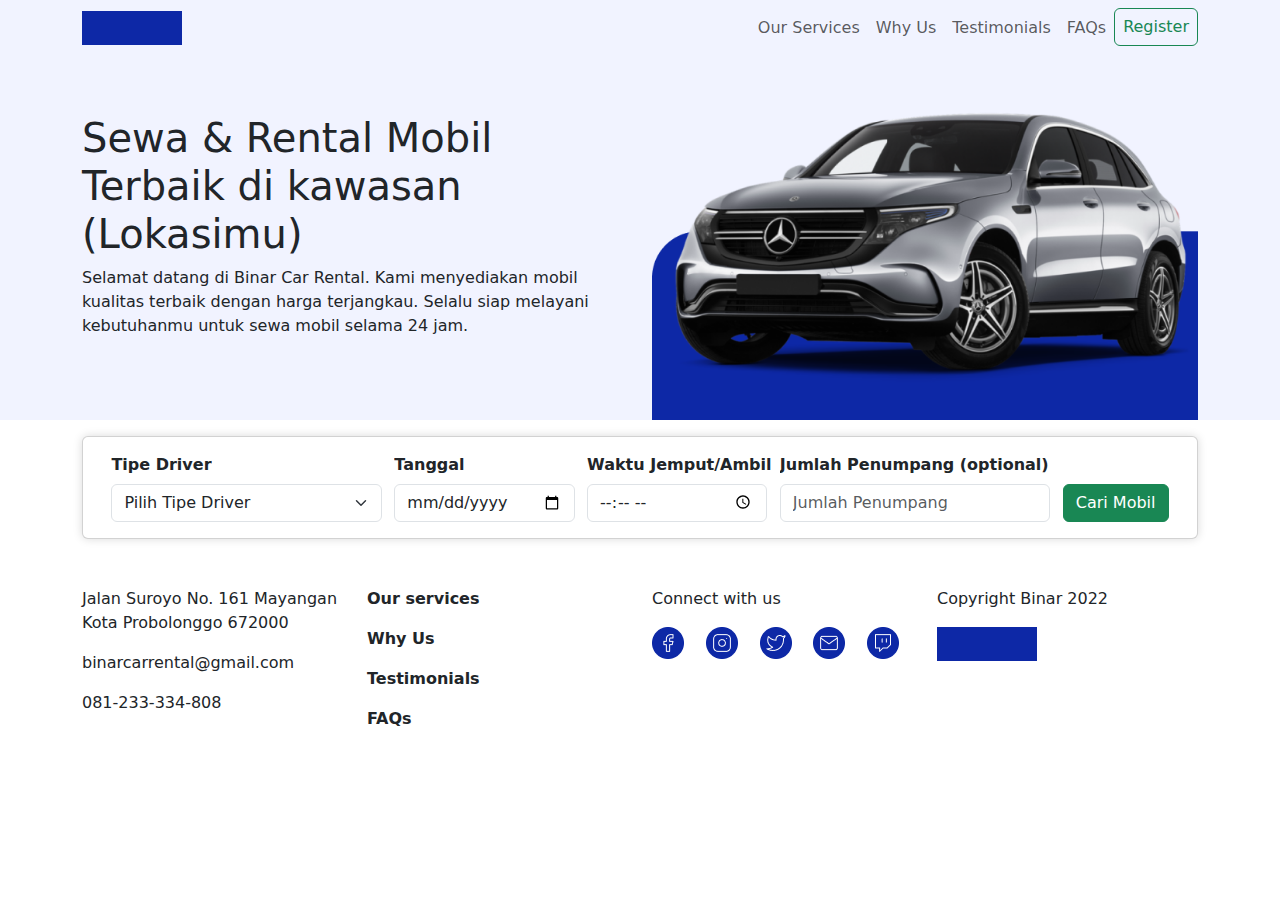
<file: cari-mobil.html>
<!DOCTYPE html>
<html lang="en">
    <head>
        <meta charset="UTF-8" />
        <meta name="viewport" content="width=device-width, initial-scale=1.0" />
        <title>Cari Mobil</title>
        <link href="./css/style.css" rel="stylesheet" />
        <link href="./css/cari-mobil.css" rel="stylesheet" />
        <link
            href="https://cdn.jsdelivr.net/npm/bootstrap@5.3.3/dist/css/bootstrap.min.css"
            rel="stylesheet"
            integrity="sha384-QWTKZyjpPEjISv5WaRU9OFeRpok6YctnYmDr5pNlyT2bRjXh0JMhjY6hW+ALEwIH"
            crossorigin="anonymous"
        />
    </head>
    <body>
        <!--Header content-->
        <header>
            <!--Navbar-->
            <nav class="navbar navbar-expand-lg container">
                <div class="container-fluid">
                    <a class="navbar-brand logo" href="#"></a>
                    <button
                        class="navbar-toggler"
                        type="button"
                        data-bs-toggle="offcanvas"
                        data-bs-target="#offcanvasNavbar"
                        aria-controls="offcanvasNavbar"
                        aria-label="Toggle navigation"
                    >
                        <span class="navbar-toggler-icon"></span>
                    </button>
                    <div
                        class="offcanvas offcanvas-end"
                        tabindex="-1"
                        id="offcanvasNavbar"
                        aria-labelledby="offcanvasNavbarLabel"
                    >
                        <div class="offcanvas-header">
                            <h5
                                class="offcanvas-title"
                                id="offcanvasNavbarLabel"
                            >
                                BCR
                            </h5>
                            <button
                                type="button"
                                class="btn-close"
                                data-bs-dismiss="offcanvas"
                                aria-label="Close"
                            ></button>
                        </div>
                        <div class="offcanvas-body">
                            <ul class="navbar-nav ms-auto">
                                <li class="nav-item">
                                    <a class="nav-link" href="#our-services"
                                        >Our Services</a
                                    >
                                </li>
                                <li class="nav-item">
                                    <a class="nav-link" href="#why-us"
                                        >Why Us</a
                                    >
                                </li>
                                <li class="nav-item">
                                    <a class="nav-link" href="#testimonials"
                                        >Testimonials</a
                                    >
                                </li>
                                <li class="nav-item">
                                    <a class="nav-link" href="#faqs">FAQs</a>
                                </li>
                                <li class="nav-item">
                                    <button
                                        type="button"
                                        class="btn btn-outline-success px-2"
                                    >
                                        Register
                                    </button>
                                </li>
                            </ul>
                        </div>
                    </div>
                </div>
            </nav>

            <!--Header main content-->
            <div class="container">
                <div class="row">
                    <div class="col-md-6 my-auto">
                        <h1>
                            Sewa & Rental Mobil Terbaik di kawasan (Lokasimu)
                        </h1>
                        <p class="mb-4">
                            Selamat datang di Binar Car Rental. Kami menyediakan
                            mobil kualitas terbaik dengan harga terjangkau.
                            Selalu siap melayani kebutuhanmu untuk sewa mobil
                            selama 24 jam.
                        </p>
                    </div>
                    <div class="col-md-6 mt-5">
                        <img
                            class="img-fluid"
                            src="../images/img_car.png"
                            alt="Car Image"
                        />
                    </div>
                </div>
            </div>
        </header>

        <!--Cari mobil content-->
        <section class="container mt-3" id="cari-mobil-section">
            <div class="card">
                <div class="card-body">
                    <div
                        class="d-md-flex justify-content-evenly align-items-end"
                    >
                        <!--Tipe driver-->
                        <div class="col-md-3">
                            <label class="text-truncate fw-bold"
                                >Tipe Driver</label
                            >
                            <select class="form-select" id="pilih-driver">
                                <option selected value="default">
                                    Pilih Tipe Driver
                                </option>
                                <option value="Cruise Control">
                                    Dengan Sopir
                                </option>
                                <option value="Keyless Entry">
                                    Tanpa Sopir (Lepas Kunci)
                                </option>
                            </select>
                        </div>
                        <!--Tanggal ambil-->
                        <div class="col-md-2">
                            <label class="text-truncate fw-bold">Tanggal</label>
                            <input
                                id="date-picker"
                                type="date"
                                class="form-control"
                                placeholder="Pilih Tanggal"
                            />
                        </div>
                        <!--Waktu jemput-->
                        <div class="col-md-2">
                            <label class="text-truncate fw-bold">
                                Waktu Jemput/Ambil
                            </label>
                            <input
                                class="form-control"
                                id="waktu-jemput"
                                type="time"
                                placeholder="Pilih Waktu"
                            />
                        </div>
                        <!--Jumlah penumpang-->
                        <div class="col-md-3">
                            <label class="text-truncate fw-bold">
                                Jumlah Penumpang (optional)
                            </label>
                            <input
                                class="form-control"
                                id="jumlah-penumpang"
                                type="number"
                                placeholder="Jumlah Penumpang"
                                min="1"
                            />
                        </div>
                        <button
                            id="cari-mobil-btn"
                            type="button"
                            class="btn btn-success"
                        >
                            Cari Mobil
                        </button>
                    </div>
                </div>
            </div>
        </section>

        <!--Display cars-->
        <section
            class="container mt-3 mb-5"
            id="displayed-cars-section"
        ></section>

        <!--Footer content-->
        <footer class="container my-5">
            <div class="row g-4">
                <!--Address-->
                <div class="col-md">
                    <p>Jalan Suroyo No. 161 Mayangan Kota Probolonggo 672000</p>
                    <p>binarcarrental@gmail.com</p>
                    <p>081-233-334-808</p>
                </div>
                <!--Navigation-->
                <div class="col-md">
                    <p class="footer-navigation">
                        <a class="nav-link" href="##"
                            >Our services</a
                        >
                    </p>
                    <p class="footer-navigation">
                        <a class="nav-link" href="##">Why Us</a>
                    </p>
                    <p class="footer-navigation">
                        <a class="nav-link" href="##"
                            >Testimonials</a
                        >
                    </p>
                    <p class="footer-navigation">
                        <a class="nav-link" href="##">FAQs</a>
                    </p>
                </div>
                <!--Socmed-->
                <div class="col-md">
                    <p>Connect with us</p>
                    <div class="row gx-2">
                        <div class="col">
                            <a href="##">
                                <img
                                    class="img-fluid"
                                    src="../images/icon_facebook.png"
                                />
                            </a>
                        </div>
                        <div class="col">
                            <a href="##">
                                <img
                                    class="img-fluid"
                                    src="../images/icon_instagram.png"
                                />
                            </a>
                        </div>
                        <div class="col">
                            <a href="##">
                                <img
                                    class="img-fluid"
                                    src="../images/icon_twitter.png"
                                />
                            </a>
                        </div>
                        <div class="col">
                            <a href="##">
                                <img
                                    class="img-fluid"
                                    src="../images/icon_mail.png"
                                />
                            </a>
                        </div>
                        <div class="col">
                            <a href="##">
                                <img
                                    class="img-fluid"
                                    src="../images/icon_twitch.png"
                                />
                            </a>
                        </div>
                    </div>
                </div>
                <!--Copyright-->
                <div class="col-md">
                    <p>Copyright Binar 2022</p>
                    <a class="logo" href="#" style="display: block"></a>
                </div>
            </div>
        </footer>
        <script
            src="https://cdn.jsdelivr.net/npm/bootstrap@5.3.3/dist/js/bootstrap.bundle.min.js"
            integrity="sha384-YvpcrYf0tY3lHB60NNkmXc5s9fDVZLESaAA55NDzOxhy9GkcIdslK1eN7N6jIeHz"
            crossorigin="anonymous"
        ></script>
        <script type="module" src="./scripts/main.js"></script>
    </body>
</html>
</file>
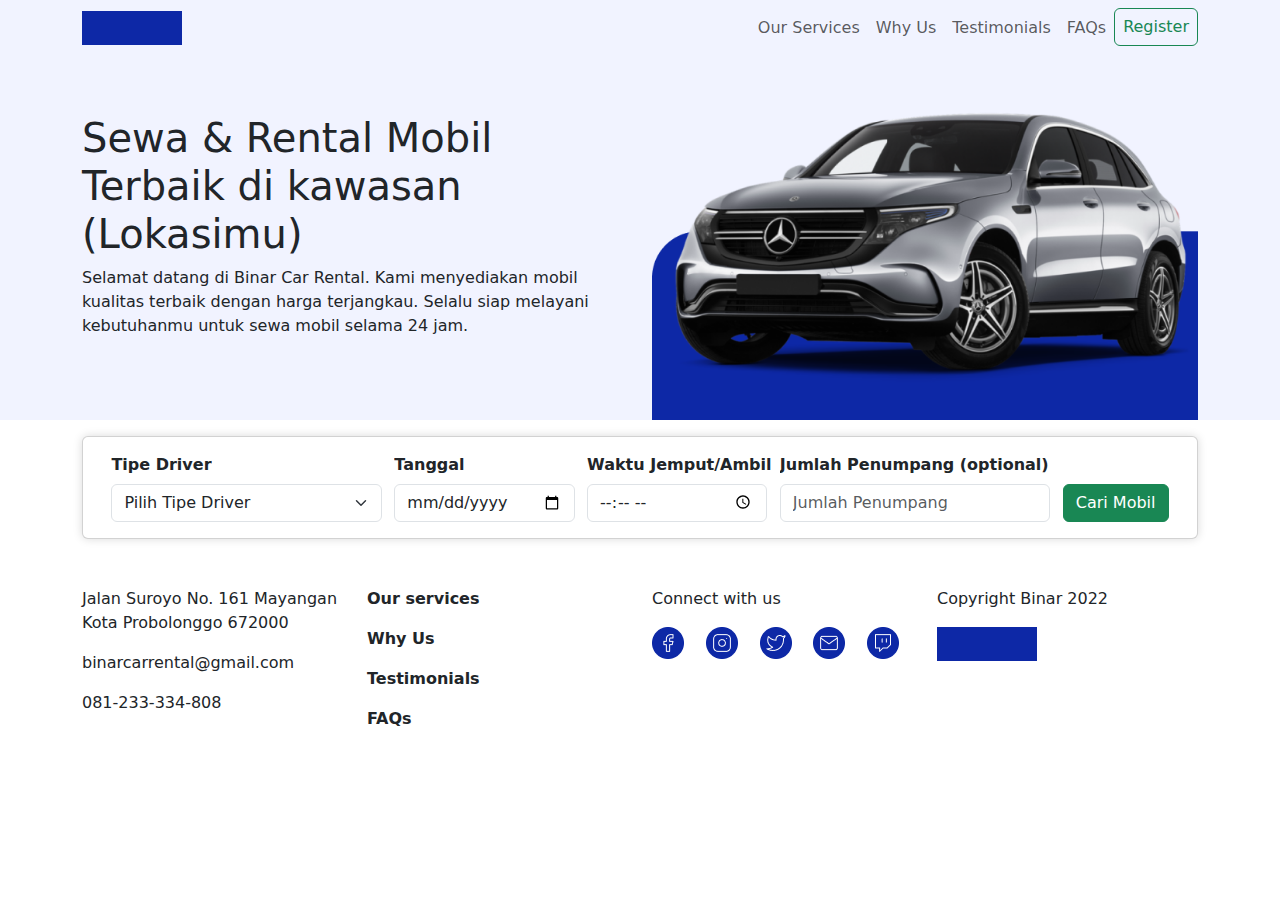
<file: templates/cari-mobil.html>
<!DOCTYPE html>
<html lang="en">
    <head>
        <meta charset="UTF-8" />
        <meta name="viewport" content="width=device-width, initial-scale=1.0" />
        <title>Cari Mobil</title>
        <link href="../css/style.css" rel="stylesheet" />
        <link href="../css/cari-mobil.css" rel="stylesheet" />
        <link
            href="https://cdn.jsdelivr.net/npm/bootstrap@5.3.3/dist/css/bootstrap.min.css"
            rel="stylesheet"
            integrity="sha384-QWTKZyjpPEjISv5WaRU9OFeRpok6YctnYmDr5pNlyT2bRjXh0JMhjY6hW+ALEwIH"
            crossorigin="anonymous"
        />
    </head>
    <body>
        <!--Header content-->
        <header>
            <!--Navbar-->
            <nav class="navbar navbar-expand-lg container">
                <div class="container-fluid">
                    <a class="navbar-brand logo" href="#"></a>
                    <button
                        class="navbar-toggler"
                        type="button"
                        data-bs-toggle="offcanvas"
                        data-bs-target="#offcanvasNavbar"
                        aria-controls="offcanvasNavbar"
                        aria-label="Toggle navigation"
                    >
                        <span class="navbar-toggler-icon"></span>
                    </button>
                    <div
                        class="offcanvas offcanvas-end"
                        tabindex="-1"
                        id="offcanvasNavbar"
                        aria-labelledby="offcanvasNavbarLabel"
                    >
                        <div class="offcanvas-header">
                            <h5
                                class="offcanvas-title"
                                id="offcanvasNavbarLabel"
                            >
                                BCR
                            </h5>
                            <button
                                type="button"
                                class="btn-close"
                                data-bs-dismiss="offcanvas"
                                aria-label="Close"
                            ></button>
                        </div>
                        <div class="offcanvas-body">
                            <ul class="navbar-nav ms-auto">
                                <li class="nav-item">
                                    <a class="nav-link" href="#our-services"
                                        >Our Services</a
                                    >
                                </li>
                                <li class="nav-item">
                                    <a class="nav-link" href="#why-us"
                                        >Why Us</a
                                    >
                                </li>
                                <li class="nav-item">
                                    <a class="nav-link" href="#testimonials"
                                        >Testimonials</a
                                    >
                                </li>
                                <li class="nav-item">
                                    <a class="nav-link" href="#faqs">FAQs</a>
                                </li>
                                <li class="nav-item">
                                    <button
                                        type="button"
                                        class="btn btn-outline-success px-2"
                                    >
                                        Register
                                    </button>
                                </li>
                            </ul>
                        </div>
                    </div>
                </div>
            </nav>

            <!--Header main content-->
            <div class="container">
                <div class="row">
                    <div class="col-md-6 my-auto">
                        <h1>
                            Sewa & Rental Mobil Terbaik di kawasan (Lokasimu)
                        </h1>
                        <p class="mb-4">
                            Selamat datang di Binar Car Rental. Kami menyediakan
                            mobil kualitas terbaik dengan harga terjangkau.
                            Selalu siap melayani kebutuhanmu untuk sewa mobil
                            selama 24 jam.
                        </p>
                    </div>
                    <div class="col-md-6 mt-5">
                        <img
                            class="img-fluid"
                            src="../images/img_car.png"
                            alt="Car Image"
                        />
                    </div>
                </div>
            </div>
        </header>

        <!--Cari mobil content-->
        <section class="container mt-3" id="cari-mobil-section">
            <div class="card">
                <div class="card-body">
                    <div
                        class="d-md-flex justify-content-evenly align-items-end"
                    >
                        <!--Tipe driver-->
                        <div class="col-md-3">
                            <label class="text-truncate fw-bold"
                                >Tipe Driver</label
                            >
                            <select class="form-select" id="pilih-driver">
                                <option selected value="default">
                                    Pilih Tipe Driver
                                </option>
                                <option value="Cruise Control">
                                    Dengan Sopir
                                </option>
                                <option value="Keyless Entry">
                                    Tanpa Sopir (Lepas Kunci)
                                </option>
                            </select>
                        </div>
                        <!--Tanggal ambil-->
                        <div class="col-md-2">
                            <label class="text-truncate fw-bold">Tanggal</label>
                            <input
                                id="date-picker"
                                type="date"
                                class="form-control"
                                placeholder="Pilih Tanggal"
                            />
                        </div>
                        <!--Waktu jemput-->
                        <div class="col-md-2">
                            <label class="text-truncate fw-bold">
                                Waktu Jemput/Ambil
                            </label>
                            <input
                                class="form-control"
                                id="waktu-jemput"
                                type="time"
                                placeholder="Pilih Waktu"
                            />
                        </div>
                        <!--Jumlah penumpang-->
                        <div class="col-md-3">
                            <label class="text-truncate fw-bold">
                                Jumlah Penumpang (optional)
                            </label>
                            <input
                                class="form-control"
                                id="jumlah-penumpang"
                                type="number"
                                placeholder="Jumlah Penumpang"
                                min="1"
                            />
                        </div>
                        <button
                            id="cari-mobil-btn"
                            type="button"
                            class="btn btn-success"
                        >
                            Cari Mobil
                        </button>
                    </div>
                </div>
            </div>
        </section>

        <!--Display cars-->
        <section
            class="container mt-3 mb-5"
            id="displayed-cars-section"
        ></section>

        <!--Footer content-->
        <footer class="container my-5">
            <div class="row g-4">
                <!--Address-->
                <div class="col-md">
                    <p>Jalan Suroyo No. 161 Mayangan Kota Probolonggo 672000</p>
                    <p>binarcarrental@gmail.com</p>
                    <p>081-233-334-808</p>
                </div>
                <!--Navigation-->
                <div class="col-md">
                    <p class="footer-navigation">
                        <a class="nav-link" href="##"
                            >Our services</a
                        >
                    </p>
                    <p class="footer-navigation">
                        <a class="nav-link" href="##">Why Us</a>
                    </p>
                    <p class="footer-navigation">
                        <a class="nav-link" href="##"
                            >Testimonials</a
                        >
                    </p>
                    <p class="footer-navigation">
                        <a class="nav-link" href="##">FAQs</a>
                    </p>
                </div>
                <!--Socmed-->
                <div class="col-md">
                    <p>Connect with us</p>
                    <div class="row gx-2">
                        <div class="col">
                            <a href="##">
                                <img
                                    class="img-fluid"
                                    src="../images/icon_facebook.png"
                                />
                            </a>
                        </div>
                        <div class="col">
                            <a href="##">
                                <img
                                    class="img-fluid"
                                    src="../images/icon_instagram.png"
                                />
                            </a>
                        </div>
                        <div class="col">
                            <a href="##">
                                <img
                                    class="img-fluid"
                                    src="../images/icon_twitter.png"
                                />
                            </a>
                        </div>
                        <div class="col">
                            <a href="##">
                                <img
                                    class="img-fluid"
                                    src="../images/icon_mail.png"
                                />
                            </a>
                        </div>
                        <div class="col">
                            <a href="##">
                                <img
                                    class="img-fluid"
                                    src="../images/icon_twitch.png"
                                />
                            </a>
                        </div>
                    </div>
                </div>
                <!--Copyright-->
                <div class="col-md">
                    <p>Copyright Binar 2022</p>
                    <a class="logo" href="#" style="display: block"></a>
                </div>
            </div>
        </footer>
        <script
            src="https://cdn.jsdelivr.net/npm/bootstrap@5.3.3/dist/js/bootstrap.bundle.min.js"
            integrity="sha384-YvpcrYf0tY3lHB60NNkmXc5s9fDVZLESaAA55NDzOxhy9GkcIdslK1eN7N6jIeHz"
            crossorigin="anonymous"
        ></script>
        <script type="module" src="../scripts/main.js"></script>
    </body>
</html>
</file>
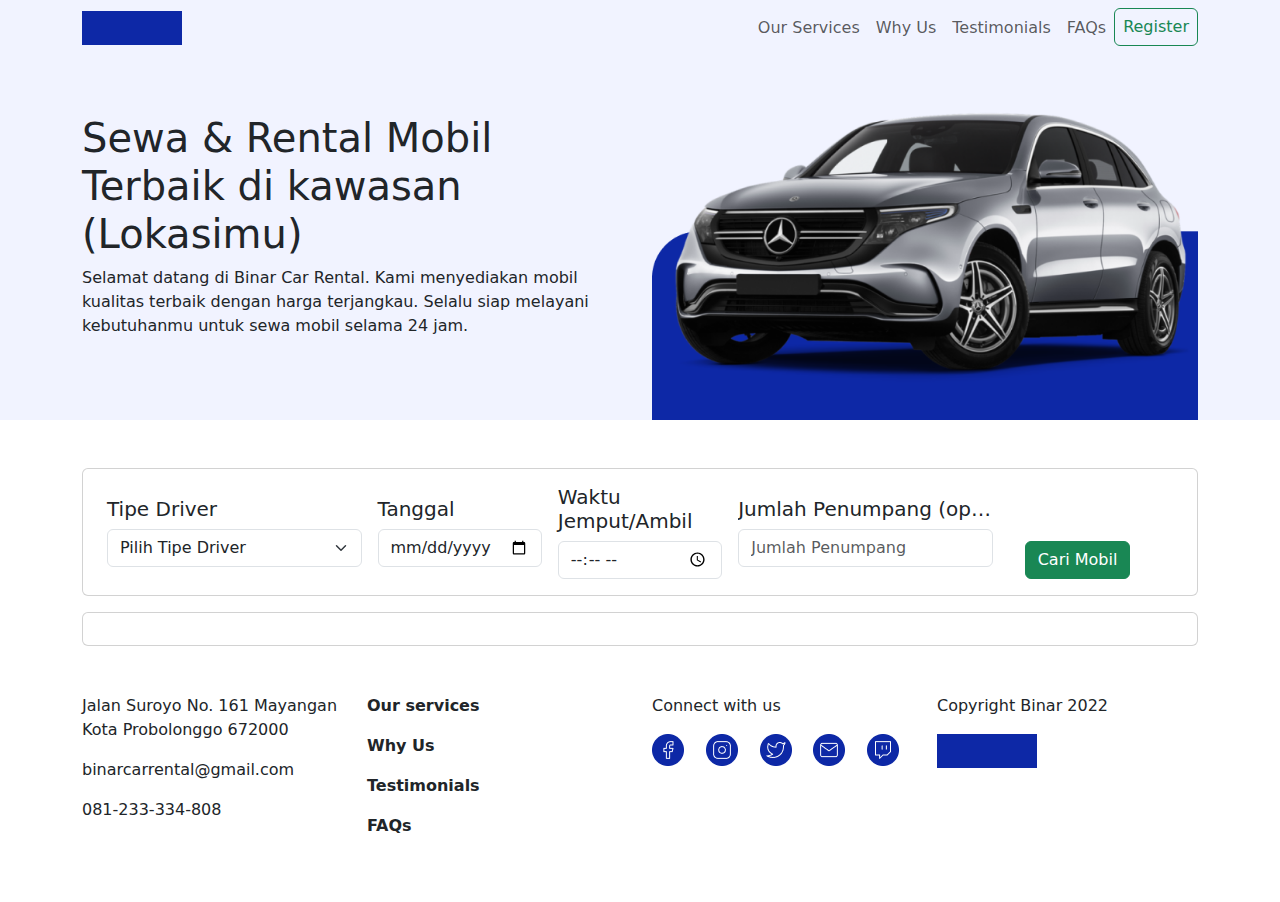
<file: public/templates/cari-mobil.html>
<!DOCTYPE html>
<html lang="en">
    <head>
        <meta charset="UTF-8" />
        <meta name="viewport" content="width=device-width, initial-scale=1.0" />
        <title>Cari Mobil</title>
        <link href="../css/style.css" rel="stylesheet" />
        <link href="../css/cari-mobil.css" rel="stylesheet" />
        <link
            href="https://cdn.jsdelivr.net/npm/bootstrap@5.3.3/dist/css/bootstrap.min.css"
            rel="stylesheet"
            integrity="sha384-QWTKZyjpPEjISv5WaRU9OFeRpok6YctnYmDr5pNlyT2bRjXh0JMhjY6hW+ALEwIH"
            crossorigin="anonymous"
        />
    </head>
    <body>
        <!--Header content-->
        <header>
            <!--Navbar-->
            <nav class="navbar navbar-expand-lg container">
                <div class="container-fluid">
                    <a class="navbar-brand logo" href="#"></a>
                    <button
                        class="navbar-toggler"
                        type="button"
                        data-bs-toggle="offcanvas"
                        data-bs-target="#offcanvasNavbar"
                        aria-controls="offcanvasNavbar"
                        aria-label="Toggle navigation"
                    >
                        <span class="navbar-toggler-icon"></span>
                    </button>
                    <div
                        class="offcanvas offcanvas-end"
                        tabindex="-1"
                        id="offcanvasNavbar"
                        aria-labelledby="offcanvasNavbarLabel"
                    >
                        <div class="offcanvas-header">
                            <h5
                                class="offcanvas-title"
                                id="offcanvasNavbarLabel"
                            >
                                BCR
                            </h5>
                            <button
                                type="button"
                                class="btn-close"
                                data-bs-dismiss="offcanvas"
                                aria-label="Close"
                            ></button>
                        </div>
                        <div class="offcanvas-body">
                            <ul class="navbar-nav ms-auto">
                                <li class="nav-item">
                                    <a class="nav-link" href="#our-services"
                                        >Our Services</a
                                    >
                                </li>
                                <li class="nav-item">
                                    <a class="nav-link" href="#why-us"
                                        >Why Us</a
                                    >
                                </li>
                                <li class="nav-item">
                                    <a class="nav-link" href="#testimonials"
                                        >Testimonials</a
                                    >
                                </li>
                                <li class="nav-item">
                                    <a class="nav-link" href="#faqs">FAQs</a>
                                </li>
                                <li class="nav-item">
                                    <button
                                        type="button"
                                        class="btn btn-outline-success px-2"
                                    >
                                        Register
                                    </button>
                                </li>
                            </ul>
                        </div>
                    </div>
                </div>
            </nav>

            <!--Header main content-->
            <div class="container">
                <div class="row">
                    <div class="col-md-6 my-auto">
                        <h1>
                            Sewa & Rental Mobil Terbaik di kawasan (Lokasimu)
                        </h1>
                        <p class="mb-4">
                            Selamat datang di Binar Car Rental. Kami menyediakan
                            mobil kualitas terbaik dengan harga terjangkau.
                            Selalu siap melayani kebutuhanmu untuk sewa mobil
                            selama 24 jam.
                        </p>
                    </div>
                    <div class="col-md-6 mt-5">
                        <img
                            class="img-fluid"
                            src="../images/img_car.png"
                            alt="Car Image"
                        />
                    </div>
                </div>
            </div>
        </header>

        <!--Cari mobil content-->
        <section class="container mt-5 mb-3">
            <div class="card">
                <div class="card-body">
                    <div class="d-md-flex align-items-center">
                        <!--Tipe driver-->
                        <div class="col-md-3 px-2">
                            <h5 class="field-header text-wrap">Tipe Driver</h5>
                            <select class="form-select" id="pilih-driver">
                                <option selected value="default">
                                    Pilih Tipe Driver
                                </option>
                                <option value="Cruise Control">
                                    Dengan Sopir
                                </option>
                                <option value="Keyless Entry">
                                    Tanpa Sopir (Lepas Kunci)
                                </option>
                            </select>
                        </div>
                        <!--Tanggal ambil-->
                        <div class="col-md-2 px-2">
                            <h5 class="field-header text-wrap">Tanggal</h5>
                            <input
                                id="date-picker"
                                type="date"
                                class="form-control"
                                placeholder="Pilih Tanggal"
                            />
                        </div>
                        <!--Waktu jemput-->
                        <div class="col-md-2 px-2">
                            <h5 class="field-header text-wrap">
                                Waktu Jemput/Ambil
                            </h5>
                            <input
                                class="form-control"
                                id="waktu-jemput"
                                type="time"
                                placeholder="Pilih Waktu"
                            />
                        </div>
                        <!--Jumlah penumpang-->
                        <div class="col-md-3 px-2">
                            <h5 class="field-header text-truncate">
                                Jumlah Penumpang (optional)
                            </h5>
                            <input
                                class="form-control"
                                id="jumlah-penumpang"
                                type="number"
                                placeholder="Jumlah Penumpang"
                                min="1"
                            />
                        </div>
                        <div class="col-md-2 mt-auto px-4">
                            <button type="button" class="btn btn-success">
                                Cari Mobil
                            </button>
                        </div>
                    </div>
                </div>
            </div>
        </section>

        <!--Display cars-->
        <section class="container mb-5">
            <div class="card">
                <div class="card-body"></div>
            </div>
        </section>

        <!--Footer content-->
        <footer class="container my-5">
            <div class="row g-4">
                <!--Address-->
                <div class="col-md">
                    <p>Jalan Suroyo No. 161 Mayangan Kota Probolonggo 672000</p>
                    <p>binarcarrental@gmail.com</p>
                    <p>081-233-334-808</p>
                </div>
                <!--Navigation-->
                <div class="col-md">
                    <p class="footer-navigation">
                        <a class="nav-link" href="#our-services"
                            >Our services</a
                        >
                    </p>
                    <p class="footer-navigation">
                        <a class="nav-link" href="#why-us">Why Us</a>
                    </p>
                    <p class="footer-navigation">
                        <a class="nav-link" href="#testimonials"
                            >Testimonials</a
                        >
                    </p>
                    <p class="footer-navigation">
                        <a class="nav-link" href="#faqs">FAQs</a>
                    </p>
                </div>
                <!--Socmed-->
                <div class="col-md">
                    <p>Connect with us</p>
                    <div class="row gx-2">
                        <div class="col">
                            <a href="##">
                                <img
                                    class="img-fluid"
                                    src="../images/icon_facebook.png"
                                />
                            </a>
                        </div>
                        <div class="col">
                            <a href="##">
                                <img
                                    class="img-fluid"
                                    src="../images/icon_instagram.png"
                                />
                            </a>
                        </div>
                        <div class="col">
                            <a href="##">
                                <img
                                    class="img-fluid"
                                    src="../images/icon_twitter.png"
                                />
                            </a>
                        </div>
                        <div class="col">
                            <a href="##">
                                <img
                                    class="img-fluid"
                                    src="../images/icon_mail.png"
                                />
                            </a>
                        </div>
                        <div class="col">
                            <a href="##">
                                <img
                                    class="img-fluid"
                                    src="../images/icon_twitch.png"
                                />
                            </a>
                        </div>
                    </div>
                </div>
                <!--Copyright-->
                <div class="col-md">
                    <p>Copyright Binar 2022</p>
                    <a class="logo" href="#" style="display: block"></a>
                </div>
            </div>
        </footer>
        <script
            src="https://cdn.jsdelivr.net/npm/bootstrap@5.3.3/dist/js/bootstrap.bundle.min.js"
            integrity="sha384-YvpcrYf0tY3lHB60NNkmXc5s9fDVZLESaAA55NDzOxhy9GkcIdslK1eN7N6jIeHz"
            crossorigin="anonymous"
        ></script>
    </body>
</html>
</file>
<file: css/style.css>
header {
    background-color: #f1f3ff;
}

body {
    font-family: "Helvetica";
}

.navbar-item {
    font-weight: 400;
    color: #000000;
}

.logo {
    width: 100px;
    height: 34px;
    background: #0d28a6;
}

.footer-navigation {
    font-weight: bold;
    width: fit-content;
}
</file>
<file: css/index.css>
#list-service-feature {
    list-style-type: none;
    padding-left: 0;
}

#list-service-feature li {
    margin-bottom: 15px;
}

.service-feature {
    display: inline;
    margin-left: 10px;
}

.accordion-item {
    border-radius: 4px;
    background-color: #fff;
}

.accordion-item .accordion-button:hover,
.accordion-item .accordion-button:focus {
    background-color: #fff;
    box-shadow: none;
}

.sewa-mobil-anchor {
    color: #fff;
    text-decoration: none;
}
</file>
<file: css/cari-mobil.css>
.car-price {
    font-weight: bold;
}

.car-description {
    text-align: justify;
}

.list-car-features {
    list-style-type: none;
    padding-left: 0;
}

.list-car-features li p {
    display: inline;
    text-align: justify;
}

.car-image {
    height: 250px !important; /*override default given height*/
    width: 100%;
    object-fit: fill;
}

.car-card {
    height: 100% !important;
}

.car-card .card-body {
    height: 100% !important;
    display: flex;
    flex-direction: column;
    justify-content: space-between;
}

#cari-mobil-section .card {
    background: #ffffff;
    box-shadow: 0px 0px 10px rgba(0, 0, 0, 0.15);
}
</file>
<file: public/css/style.css>
header {
    background-color: #f1f3ff;
}

body {
    font-family: "Helvetica";
}

.navbar-item {
    font-weight: 400;
    color: #000000;
}

.logo {
    width: 100px;
    height: 34px;
    background: #0d28a6;
}

#list-service-feature {
    list-style-type: none;
    padding-left: 0;
}

#list-service-feature li {
    margin-bottom: 15px;
}

.service-feature {
    display: inline;
    margin-left: 10px;
}

.accordion-item {
    border-radius: 4px;
    background-color: #fff;
}

.accordion-item .accordion-button:hover,
.accordion-item .accordion-button:focus {
    background-color: #fff;
    box-shadow: none;
}

.footer-navigation {
    font-weight: bold;
    width: fit-content;
}

.sewa-mobil-anchor {
    color: #fff;
    text-decoration: none;
}
</file>
<file: public/css/cari-mobil.css>
.car-price {
    font-weight: bold;
}

.car-description {
    text-align: justify;
}

.car-features-items {
    display: inline;
    text-align: justify;
}
</file>
